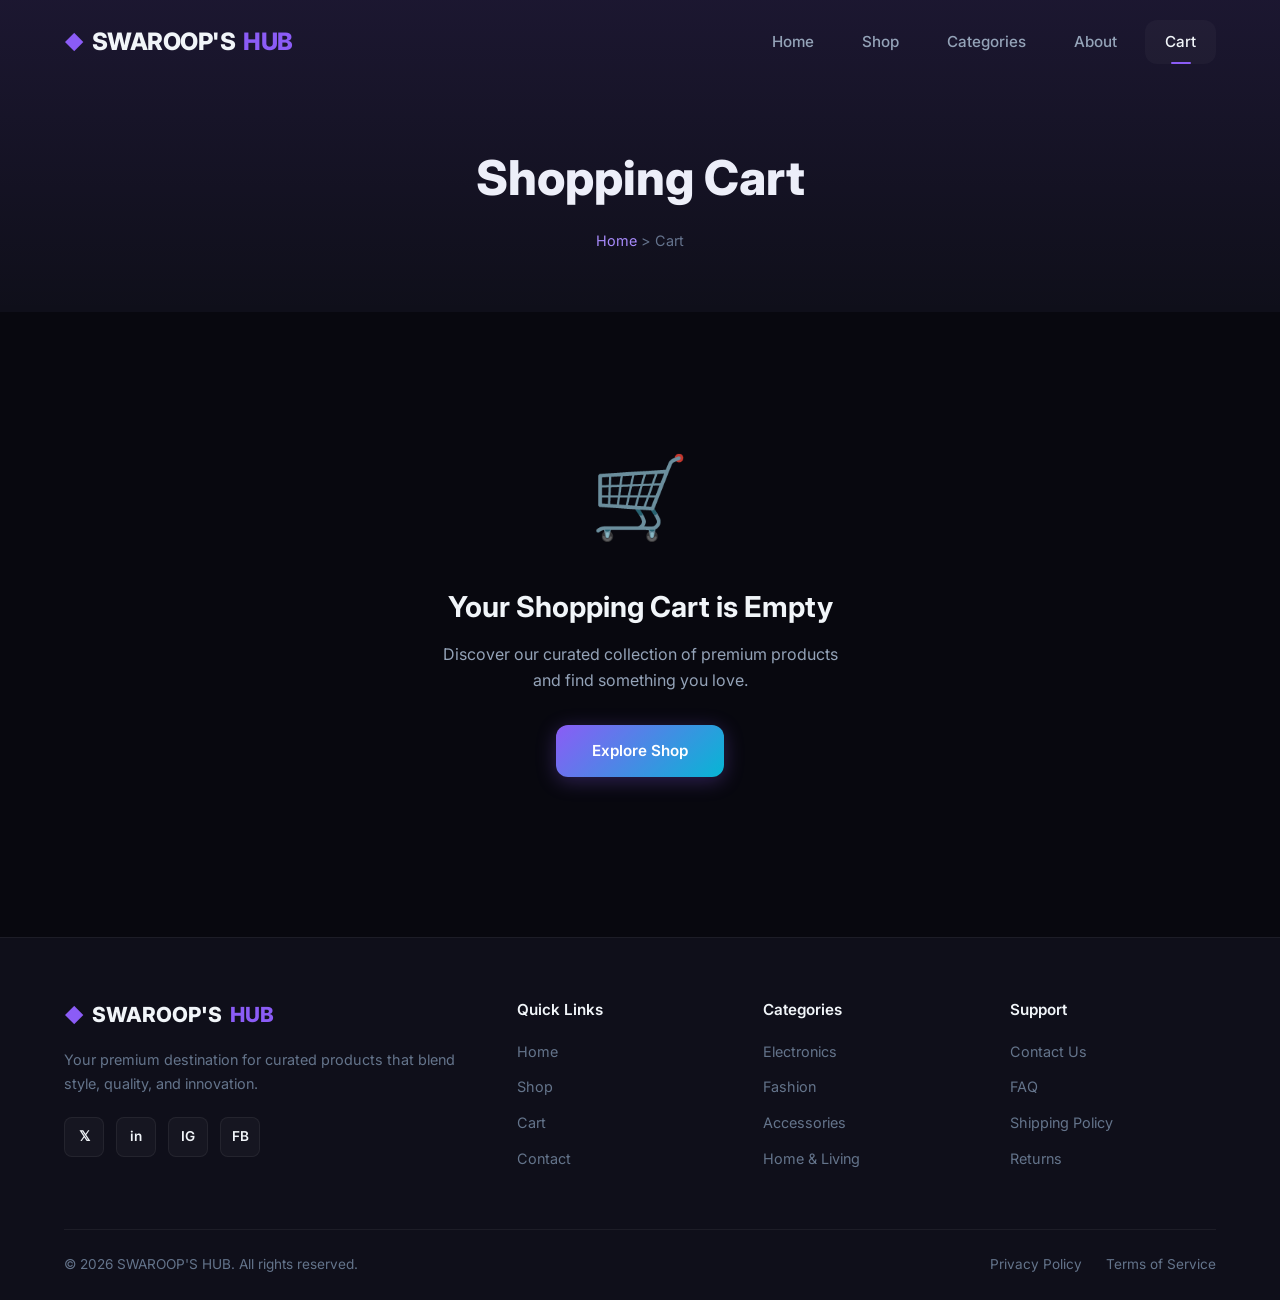
<file: cart.html>
<!DOCTYPE html>
<html lang="en">
<head>
  <meta charset="UTF-8">
  <meta name="viewport" content="width=device-width, initial-scale=1.0">
  <title>Cart - SWAROOP'S HUB</title>
  <link rel="stylesheet" href="css/style.css">
  <script src="js/products.js"></script>
  <script src="js/app.js"></script>
</head>
<body>
  <!-- Navigation -->
  <nav class="navbar" id="navbar">
    <div class="nav-container">
      <a href="index.html" class="nav-logo">
        <span class="logo-icon">◆</span>
        SWAROOP'S <span class="logo-accent">HUB</span>
      </a>
      <div class="nav-overlay"></div>
      <ul class="nav-links">
        <li><a href="index.html" class="nav-link">Home</a></li>
        <li><a href="shop.html" class="nav-link">Shop</a></li>
        <li><a href="categories.html" class="nav-link">Categories</a></li>
        <li><a href="about.html" class="nav-link">About</a></li>
        <li>
          <a href="cart.html" class="nav-link nav-cart-link active">
            Cart
            <span class="cart-count">0</span>
          </a>
        </li>
      </ul>
      <button class="hamburger" aria-label="Toggle menu">
        <span></span><span></span><span></span>
      </button>
    </div>
  </nav>

  <!-- Page Header -->
  <header class="page-header">
    <div class="container">
      <h1 class="page-title">Shopping Cart</h1>
      <div class="page-breadcrumb">
        <a href="index.html">Home</a> &gt; <span>Cart</span>
      </div>
    </div>
  </header>

  <!-- Cart Section -->
  <section class="cart-section">
    <div class="container" id="cart-content">
      <!-- Rendered by JS -->
    </div>
  </section>

  <!-- Footer -->
  <footer class="footer">
    <div class="container">
      <div class="footer-grid">
        <div class="footer-brand">
          <a href="index.html" class="footer-logo">
            <span class="logo-icon">◆</span> SWAROOP'S <span class="logo-accent">HUB</span>
          </a>
          <p class="footer-desc">Your premium destination for curated products that blend style, quality, and innovation.</p>
          <div class="social-links">
            <a href="#" class="social-link">𝕏</a>
            <a href="#" class="social-link">in</a>
            <a href="#" class="social-link">IG</a>
            <a href="#" class="social-link">FB</a>
          </div>
        </div>
        <div class="footer-links-group">
          <h4>Quick Links</h4>
          <ul>
            <li><a href="index.html">Home</a></li>
            <li><a href="shop.html">Shop</a></li>
            <li><a href="cart.html">Cart</a></li>
            <li><a href="contact.html">Contact</a></li>
          </ul>
        </div>
        <div class="footer-links-group">
          <h4>Categories</h4>
          <ul>
            <li><a href="shop.html?category=electronics">Electronics</a></li>
            <li><a href="shop.html?category=fashion">Fashion</a></li>
            <li><a href="shop.html?category=accessories">Accessories</a></li>
            <li><a href="shop.html?category=home">Home & Living</a></li>
          </ul>
        </div>
        <div class="footer-links-group">
          <h4>Support</h4>
          <ul>
            <li><a href="contact.html">Contact Us</a></li>
            <li><a href="#">FAQ</a></li>
            <li><a href="#">Shipping Policy</a></li>
            <li><a href="#">Returns</a></li>
          </ul>
        </div>
      </div>
      <div class="footer-bottom">
        <p>&copy; 2026 SWAROOP'S HUB. All rights reserved.</p>
        <div class="footer-bottom-links">
          <a href="#">Privacy Policy</a>
          <a href="#">Terms of Service</a>
        </div>
      </div>
    </div>
  </footer>

  <!-- Checkout Modal -->
  <div class="modal-overlay" id="checkout-modal">
    <div class="modal-content" style="position:relative;max-width:480px;text-align:center;">
      <button class="modal-close" onclick="closeCheckoutModal()" style="position:absolute;top:16px;right:16px;font-size:1.5rem;color:var(--text-muted);cursor:pointer;background:none;border:none;">&times;</button>
      <div class="modal-icon" style="font-size:4rem;margin-bottom:1rem;">🎉</div>
      <h2 class="modal-title" style="font-size:1.6rem;font-weight:700;margin-bottom:0.5rem;">Order Placed Successfully!</h2>
      <p class="modal-text" style="color:var(--text-secondary);margin-bottom:1.5rem;line-height:1.6;">Thank you for your purchase! Your order has been placed and is being prepared for fast delivery.</p>
      <div id="modal-order-summary" style="background:var(--bg-secondary);padding:1rem;border-radius:12px;margin-bottom:1.5rem;text-align:left;font-size:0.9rem;"></div>
      <a href="shop.html" class="btn btn-primary" onclick="closeCheckoutModal()" style="width:100%">Continue Shopping</a>
    </div>
  </div>

  <script>
    function renderCart() {
      const cartContent = document.getElementById('cart-content');
      if (!cartContent) return;

      if (!window.cart || cart.items.length === 0) {
        cartContent.innerHTML = `
          <div class="cart-empty" style="text-align:center;padding:80px 0;">
            <div style="font-size:5rem;margin-bottom:24px;opacity:0.8;">🛒</div>
            <h2 style="font-size:1.8rem;font-weight:700;margin-bottom:12px">Your Shopping Cart is Empty</h2>
            <p style="color:var(--text-secondary);margin-bottom:32px;max-width:400px;margin-inline:auto;">Discover our curated collection of premium products and find something you love.</p>
            <a href="shop.html" class="btn btn-primary" style="padding:14px 36px;">Explore Shop</a>
          </div>`;
        if (window.cart) cart.updateBadge();
        return;
      }
      
      const subtotal = cart.getTotal();
      let discountAmount = 0;
      if (cart.appliedPromo) {
        discountAmount = subtotal * (cart.appliedPromo.discountPercent / 100);
      }
      const discountedSubtotal = Math.max(0, subtotal - discountAmount);
      const tax = discountedSubtotal * 0.08;
      const total = discountedSubtotal + tax;
      
      const promoHtml = cart.appliedPromo 
        ? `
          <div class="applied-promo" style="display:flex;align-items:center;justify-content:space-between;background:rgba(16,185,129,0.1);border:1px solid var(--success);padding:10px 14px;border-radius:8px;margin-bottom:1rem;">
            <span style="color:var(--success);font-weight:600;font-size:0.85rem;">🏷️ ${cart.appliedPromo.name}</span>
            <button onclick="removePromoCode()" style="color:var(--danger);background:none;border:none;cursor:pointer;font-size:0.85rem;font-weight:600;">Remove</button>
          </div>`
        : `
          <div class="promo-code" style="display:flex;gap:0.5rem;margin-bottom:1.5rem;">
            <input type="text" id="promo-input" placeholder="Promo Code (e.g. SWAROOP10)" class="form-input" style="flex:1;padding:10px 14px;border-radius:8px;background:var(--bg-secondary);border:1px solid var(--border);color:white;">
            <button class="btn btn-secondary" onclick="applyPromoCode()" style="padding:10px 18px;">Apply</button>
          </div>`;

      cartContent.innerHTML = `
        <div class="cart-grid" style="display:grid;grid-template-columns:2fr 1fr;gap:2rem;">
          <div class="cart-items">
            ${cart.items.map(item => `
              <div class="cart-item" data-id="${item.id}" style="display:flex;align-items:center;gap:1.25rem;padding:1.25rem;background:var(--card-bg, #161625);border-radius:16px;margin-bottom:1rem;border:1px solid var(--border);">
                <div class="cart-item-image">
                  <img src="${item.image}" alt="${item.name}" class="cart-item-img">
                </div>
                <div class="cart-item-details" style="flex:1;">
                  <span style="font-size:0.75rem;text-transform:uppercase;color:var(--primary-light);font-weight:600;letter-spacing:1px;">${item.category || 'Product'}</span>
                  <h3 class="cart-item-name" style="margin:4px 0 8px 0;font-size:1.1rem;font-weight:600;">${item.name}</h3>
                  <p class="cart-item-price" style="margin:0 0 12px 0;color:var(--text-secondary);font-weight:500;">$${item.price.toFixed(2)} each</p>
                  <div class="cart-quantity" style="display:inline-flex;align-items:center;gap:0.5rem;background:var(--bg-secondary);padding:4px 8px;border-radius:8px;border:1px solid var(--border);">
                    <button class="qty-btn" onclick="updateItemQty(${item.id}, ${item.quantity - 1})" style="padding:4px 10px;color:var(--text-primary);cursor:pointer;font-weight:bold;font-size:1.1rem;background:none;border:none;">−</button>
                    <span class="qty-value" style="font-weight:600;min-width:24px;text-align:center;">${item.quantity}</span>
                    <button class="qty-btn" onclick="updateItemQty(${item.id}, ${item.quantity + 1})" style="padding:4px 10px;color:var(--text-primary);cursor:pointer;font-weight:bold;font-size:1.1rem;background:none;border:none;">+</button>
                  </div>
                </div>
                <div class="cart-item-right" style="text-align:right;">
                  <span class="cart-item-total" style="display:block;font-weight:700;font-size:1.25rem;margin-bottom:12px;color:var(--text-primary);">$${(item.price * item.quantity).toFixed(2)}</span>
                  <button class="cart-item-remove" onclick="removeItem(${item.id})" title="Remove item" style="background:none;border:none;color:var(--text-muted);cursor:pointer;font-size:0.85rem;transition:color 0.2s;" onmouseover="this.style.color='var(--danger)'" onmouseout="this.style.color='var(--text-muted)'">🗑️ Remove</button>
                </div>
              </div>
            `).join('')}
          </div>

          <div class="cart-summary" style="background:var(--card-bg, #161625);padding:2rem;border-radius:16px;position:sticky;top:100px;align-self:start;border:1px solid var(--border);">
            <h3 style="font-size:1.3rem;font-weight:700;margin-bottom:20px;">Order Summary</h3>
            
            <div class="summary-row" style="display:flex;justify-content:space-between;margin-bottom:12px;color:var(--text-secondary);">
              <span>Subtotal</span>
              <span style="color:var(--text-primary);font-weight:600;">$${subtotal.toFixed(2)}</span>
            </div>

            ${discountAmount > 0 ? `
              <div class="summary-row" style="display:flex;justify-content:space-between;margin-bottom:12px;color:var(--success);">
                <span>Discount (${cart.appliedPromo.discountPercent}%)</span>
                <span style="font-weight:600;">-$${discountAmount.toFixed(2)}</span>
              </div>` : ''}

            <div class="summary-row" style="display:flex;justify-content:space-between;margin-bottom:12px;color:var(--text-secondary);">
              <span>Estimated Shipping</span>
              <span style="color:var(--success, #10b981);font-weight:600;">Free</span>
            </div>

            <div class="summary-row" style="display:flex;justify-content:space-between;margin-bottom:16px;border-bottom:1px solid rgba(255,255,255,0.1);padding-bottom:16px;color:var(--text-secondary);">
              <span>Tax (8%)</span>
              <span style="color:var(--text-primary);font-weight:600;">$${tax.toFixed(2)}</span>
            </div>

            <div class="summary-row summary-total" style="display:flex;justify-content:space-between;font-weight:800;font-size:1.3rem;margin-bottom:1.5rem;color:var(--text-primary);">
              <span>Total</span>
              <span style="color:var(--primary-light);">$${total.toFixed(2)}</span>
            </div>
            
            ${promoHtml}

            <button class="btn btn-primary checkout-btn" onclick="handleCheckout(${total.toFixed(2)})" style="width:100%;padding:16px;font-size:1rem;font-weight:700;">Proceed to Checkout</button>
            <p style="text-align:center;color:var(--text-muted);font-size:0.8rem;margin-top:16px;">🔒 256-bit SSL Encrypted & Secure Checkout</p>
          </div>
        </div>`;

      if (window.cart) cart.updateBadge();
    }

    function updateItemQty(id, newQty) {
      if (!window.cart) return;
      cart.updateQuantity(id, newQty);
      renderCart();
    }

    function removeItem(id) {
      if (!window.cart) return;
      cart.removeFromCart(id);
      renderCart();
    }

    function applyPromoCode() {
      const input = document.getElementById('promo-input');
      if (!input || !window.cart) return;
      if (cart.applyPromoCode(input.value)) {
        renderCart();
      }
    }

    function removePromoCode() {
      if (!window.cart) return;
      cart.removePromoCode();
      renderCart();
    }

    function handleCheckout(totalAmount) {
      const modal = document.getElementById('checkout-modal');
      const summaryEl = document.getElementById('modal-order-summary');
      if (!modal) return;

      if (summaryEl && window.cart) {
        summaryEl.innerHTML = `
          <div style="margin-bottom:8px;font-weight:600;color:var(--text-primary);">Order Details:</div>
          <div style="color:var(--text-secondary);margin-bottom:4px;">Items Count: <strong>${cart.getCount()}</strong></div>
          <div style="color:var(--text-secondary);margin-bottom:4px;">Total Paid: <strong style="color:var(--success);">$${totalAmount}</strong></div>
          <div style="color:var(--text-muted);font-size:0.8rem;">Shipping to: Verified Customer Address</div>
        `;
      }

      modal.style.display = 'flex';
      modal.classList.add('active');
      if (window.cart) {
        cart.clear();
      }
    }

    function closeCheckoutModal() {
      const modal = document.getElementById('checkout-modal');
      if (modal) {
        modal.style.display = 'none';
        modal.classList.remove('active');
      }
      renderCart();
    }

    window.addEventListener('DOMContentLoaded', () => {
      renderCart();
    });
  </script>
</body>
</html>
</file>
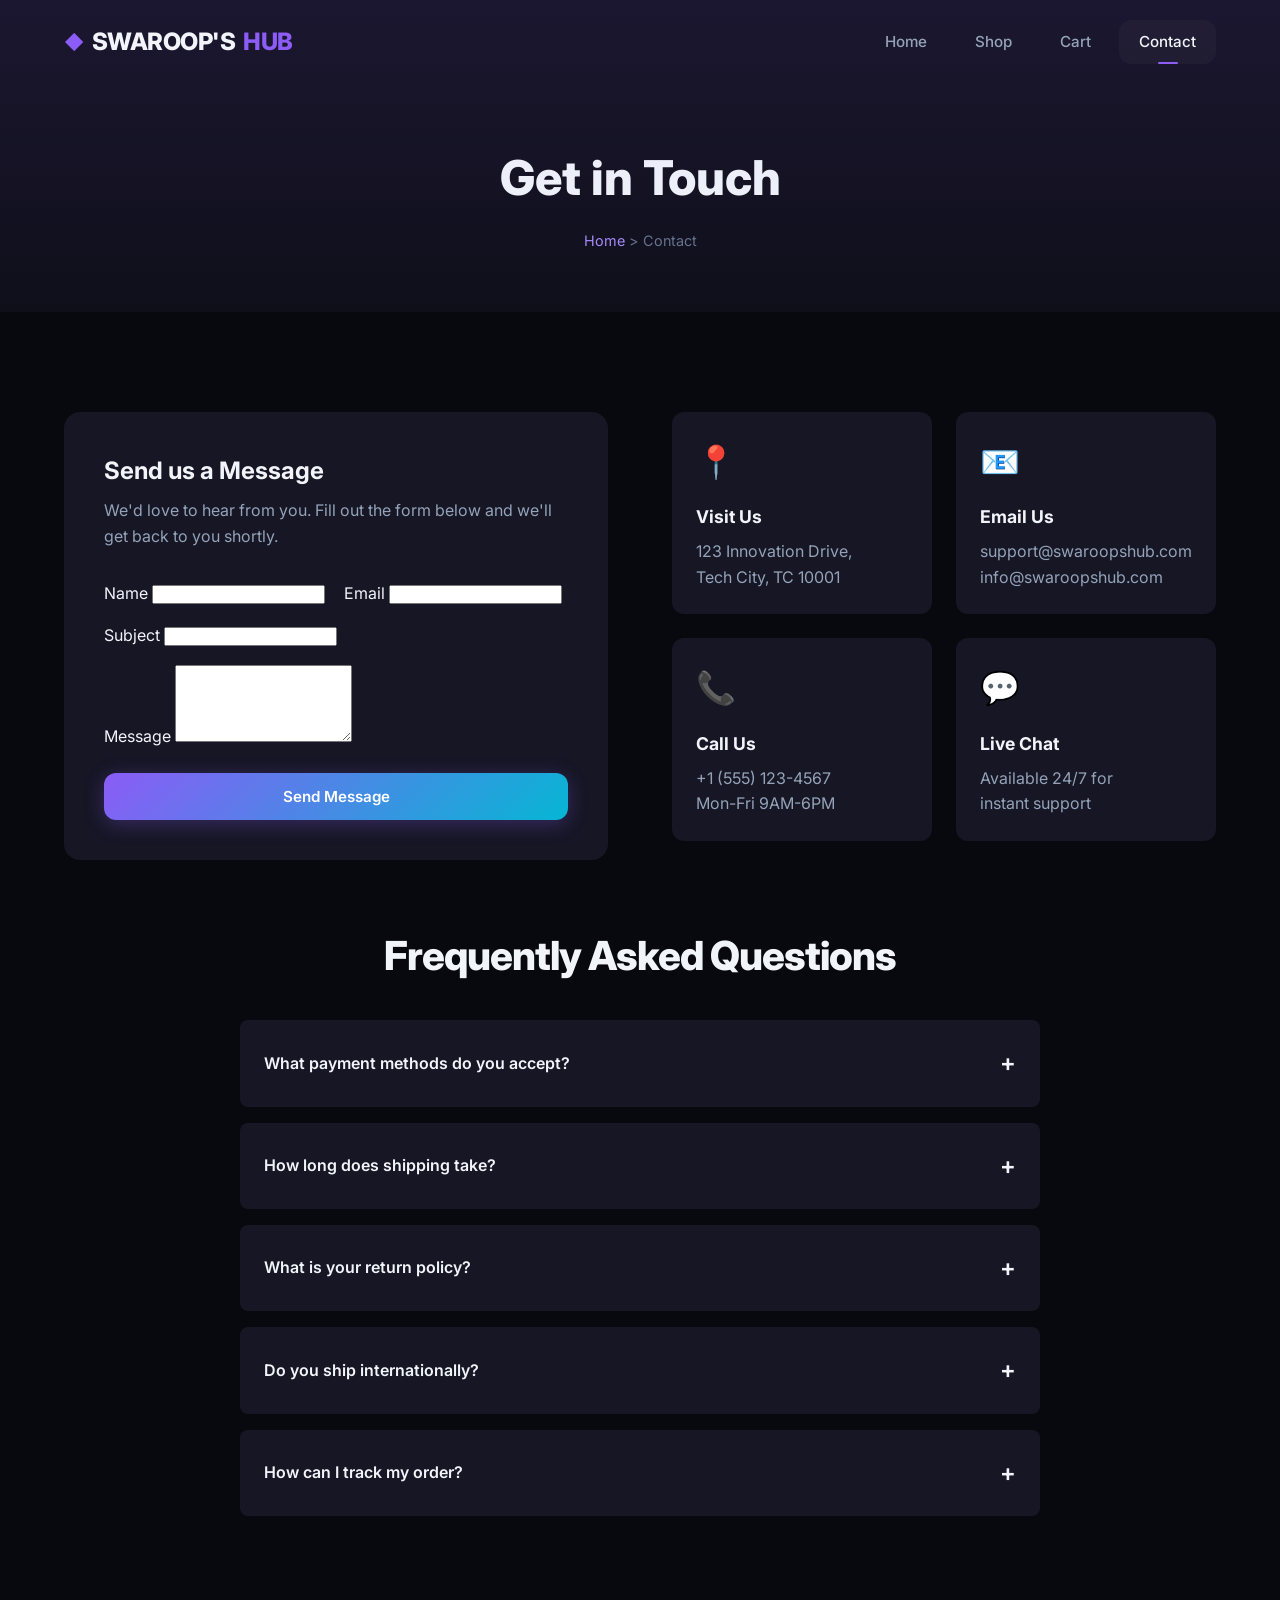
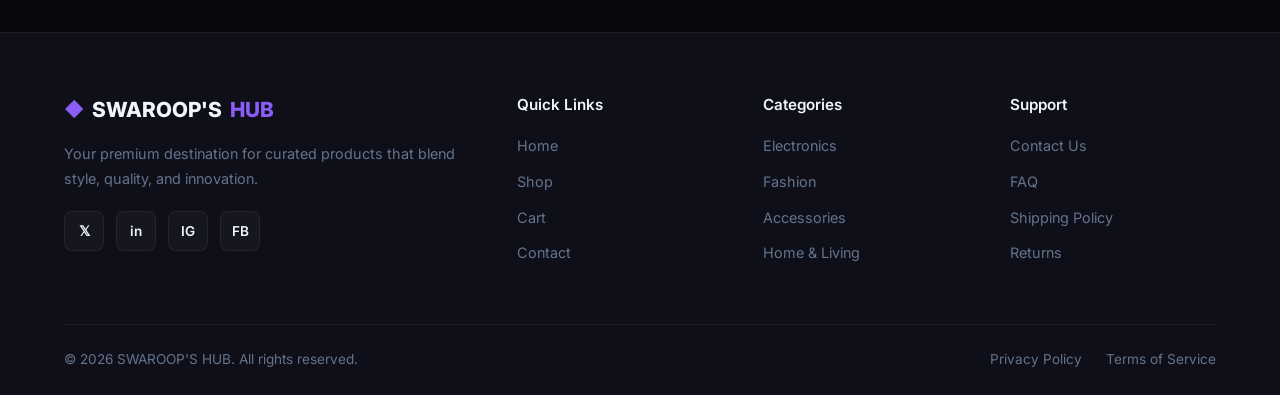
<file: contact.html>
<!DOCTYPE html>
<html lang="en">
<head>
  <meta charset="UTF-8">
  <meta name="viewport" content="width=device-width, initial-scale=1.0">
  <title>Contact - SWAROOP'S HUB</title>
  <link rel="stylesheet" href="css/style.css">
  <script src="js/products.js"></script>
  <script src="js/app.js"></script>
</head>
<body>
  <!-- Navigation -->
  <nav class="navbar" id="navbar">
    <div class="nav-container">
      <a href="index.html" class="nav-logo">
        <span class="logo-icon">◆</span>
        SWAROOP'S <span class="logo-accent">HUB</span>
      </a>
      <div class="nav-overlay"></div>
      <ul class="nav-links">
        <li><a href="index.html" class="nav-link">Home</a></li>
        <li><a href="shop.html" class="nav-link">Shop</a></li>
        <li><a href="cart.html" class="nav-link nav-cart-link">Cart <span class="cart-count">0</span></a></li>
        <li><a href="contact.html" class="nav-link active">Contact</a></li>
      </ul>
      <button class="hamburger" aria-label="Toggle menu">
        <span></span><span></span><span></span>
      </button>
    </div>
  </nav>

  <!-- Page Header -->
  <header class="page-header">
    <div class="container">
      <h1 class="page-title">Get in Touch</h1>
      <div class="page-breadcrumb">
        <a href="index.html">Home</a> &gt; <span>Contact</span>
      </div>
    </div>
  </header>

  <!-- Contact Section -->
  <section class="contact-section section">
    <div class="container">
      <div class="contact-grid" style="display:grid;grid-template-columns:1fr 1fr;gap:4rem;margin-bottom:4rem;">
        
        <!-- Contact Form -->
        <div class="contact-form" style="background:var(--card-bg, #161625);padding:2.5rem;border-radius:16px;">
          <h2 style="font-size:1.5rem;font-weight:700;margin-bottom:8px;">Send us a Message</h2>
          <p style="color:var(--text-secondary);margin-bottom:32px;">We'd love to hear from you. Fill out the form below and we'll get back to you shortly.</p>
          
          <form id="contact-form">
            <div style="display:grid;grid-template-columns:1fr 1fr;gap:1rem;margin-bottom:1rem;">
              <div class="form-group">
                <label class="form-label" for="name">Name</label>
                <input type="text" id="name" class="form-input" required>
              </div>
              <div class="form-group">
                <label class="form-label" for="email">Email</label>
                <input type="email" id="email" class="form-input" required>
              </div>
            </div>
            <div class="form-group" style="margin-bottom:1rem;">
              <label class="form-label" for="subject">Subject</label>
              <input type="text" id="subject" class="form-input" required>
            </div>
            <div class="form-group" style="margin-bottom:1.5rem;">
              <label class="form-label" for="message">Message</label>
              <textarea id="message" class="form-textarea" rows="5" required></textarea>
            </div>
            <button type="submit" class="btn btn-primary" style="width:100%;">Send Message</button>
          </form>
        </div>

        <!-- Contact Info -->
        <div class="contact-info">
          <div style="display:grid;grid-template-columns:1fr 1fr;gap:1.5rem;">
            <div class="info-card" style="background:var(--card-bg, #161625);padding:1.5rem;border-radius:12px;">
              <div class="info-icon" style="font-size:2rem;margin-bottom:1rem;">📍</div>
              <h3 class="info-title" style="font-size:1.1rem;margin-bottom:0.5rem;">Visit Us</h3>
              <p class="info-text" style="color:var(--text-secondary);">123 Innovation Drive,<br>Tech City, TC 10001</p>
            </div>
            <div class="info-card" style="background:var(--card-bg, #161625);padding:1.5rem;border-radius:12px;">
              <div class="info-icon" style="font-size:2rem;margin-bottom:1rem;">📧</div>
              <h3 class="info-title" style="font-size:1.1rem;margin-bottom:0.5rem;">Email Us</h3>
              <p class="info-text" style="color:var(--text-secondary);">support@swaroopshub.com<br>info@swaroopshub.com</p>
            </div>
            <div class="info-card" style="background:var(--card-bg, #161625);padding:1.5rem;border-radius:12px;">
              <div class="info-icon" style="font-size:2rem;margin-bottom:1rem;">📞</div>
              <h3 class="info-title" style="font-size:1.1rem;margin-bottom:0.5rem;">Call Us</h3>
              <p class="info-text" style="color:var(--text-secondary);">+1 (555) 123-4567<br>Mon-Fri 9AM-6PM</p>
            </div>
            <div class="info-card" style="background:var(--card-bg, #161625);padding:1.5rem;border-radius:12px;">
              <div class="info-icon" style="font-size:2rem;margin-bottom:1rem;">💬</div>
              <h3 class="info-title" style="font-size:1.1rem;margin-bottom:0.5rem;">Live Chat</h3>
              <p class="info-text" style="color:var(--text-secondary);">Available 24/7 for<br>instant support</p>
            </div>
          </div>
        </div>
      </div>

      <!-- FAQ Section -->
      <div class="faq-section" style="max-width:800px;margin:0 auto;">
        <h2 class="section-title" style="text-align:center;margin-bottom:2rem;">Frequently Asked Questions</h2>
        
        <div class="faq-item" style="background:var(--card-bg, #161625);margin-bottom:1rem;border-radius:8px;overflow:hidden;">
          <div class="faq-question" style="padding:1.5rem;cursor:pointer;display:flex;justify-content:space-between;align-items:center;font-weight:600;">
            What payment methods do you accept?
            <span class="faq-toggle" style="font-size:1.5rem;transition:transform 0.3s;">+</span>
          </div>
          <div class="faq-answer" style="padding:0 1.5rem 1.5rem;color:var(--text-secondary);display:none;">
            We accept all major credit cards (Visa, MasterCard, American Express), PayPal, Apple Pay, and Google Pay.
          </div>
        </div>

        <div class="faq-item" style="background:var(--card-bg, #161625);margin-bottom:1rem;border-radius:8px;overflow:hidden;">
          <div class="faq-question" style="padding:1.5rem;cursor:pointer;display:flex;justify-content:space-between;align-items:center;font-weight:600;">
            How long does shipping take?
            <span class="faq-toggle" style="font-size:1.5rem;transition:transform 0.3s;">+</span>
          </div>
          <div class="faq-answer" style="padding:0 1.5rem 1.5rem;color:var(--text-secondary);display:none;">
            Standard shipping takes 5-7 business days. Express shipping is available for 2-3 business day delivery.
          </div>
        </div>

        <div class="faq-item" style="background:var(--card-bg, #161625);margin-bottom:1rem;border-radius:8px;overflow:hidden;">
          <div class="faq-question" style="padding:1.5rem;cursor:pointer;display:flex;justify-content:space-between;align-items:center;font-weight:600;">
            What is your return policy?
            <span class="faq-toggle" style="font-size:1.5rem;transition:transform 0.3s;">+</span>
          </div>
          <div class="faq-answer" style="padding:0 1.5rem 1.5rem;color:var(--text-secondary);display:none;">
            We offer a 30-day hassle-free return policy. Items must be in original condition with tags attached.
          </div>
        </div>

        <div class="faq-item" style="background:var(--card-bg, #161625);margin-bottom:1rem;border-radius:8px;overflow:hidden;">
          <div class="faq-question" style="padding:1.5rem;cursor:pointer;display:flex;justify-content:space-between;align-items:center;font-weight:600;">
            Do you ship internationally?
            <span class="faq-toggle" style="font-size:1.5rem;transition:transform 0.3s;">+</span>
          </div>
          <div class="faq-answer" style="padding:0 1.5rem 1.5rem;color:var(--text-secondary);display:none;">
            Yes! We ship to over 50 countries worldwide. International shipping rates vary by destination.
          </div>
        </div>

        <div class="faq-item" style="background:var(--card-bg, #161625);margin-bottom:1rem;border-radius:8px;overflow:hidden;">
          <div class="faq-question" style="padding:1.5rem;cursor:pointer;display:flex;justify-content:space-between;align-items:center;font-weight:600;">
            How can I track my order?
            <span class="faq-toggle" style="font-size:1.5rem;transition:transform 0.3s;">+</span>
          </div>
          <div class="faq-answer" style="padding:0 1.5rem 1.5rem;color:var(--text-secondary);display:none;">
            Once your order ships, you'll receive an email with tracking information. You can also track your order in your account dashboard.
          </div>
        </div>
      </div>
    </div>
  </section>

  <!-- Footer -->
  <footer class="footer">
    <div class="container">
      <div class="footer-grid">
        <div class="footer-brand">
          <a href="index.html" class="footer-logo">
            <span class="logo-icon">◆</span> SWAROOP'S <span class="logo-accent">HUB</span>
          </a>
          <p class="footer-desc">Your premium destination for curated products that blend style, quality, and innovation.</p>
          <div class="social-links">
            <a href="#" class="social-link">𝕏</a>
            <a href="#" class="social-link">in</a>
            <a href="#" class="social-link">IG</a>
            <a href="#" class="social-link">FB</a>
          </div>
        </div>
        <div class="footer-links-group">
          <h4>Quick Links</h4>
          <ul>
            <li><a href="index.html">Home</a></li>
            <li><a href="shop.html">Shop</a></li>
            <li><a href="cart.html">Cart</a></li>
            <li><a href="contact.html">Contact</a></li>
          </ul>
        </div>
        <div class="footer-links-group">
          <h4>Categories</h4>
          <ul>
            <li><a href="shop.html?category=electronics">Electronics</a></li>
            <li><a href="shop.html?category=fashion">Fashion</a></li>
            <li><a href="shop.html?category=accessories">Accessories</a></li>
            <li><a href="shop.html?category=home">Home & Living</a></li>
          </ul>
        </div>
        <div class="footer-links-group">
          <h4>Support</h4>
          <ul>
            <li><a href="contact.html">Contact Us</a></li>
            <li><a href="#">FAQ</a></li>
            <li><a href="#">Shipping Policy</a></li>
            <li><a href="#">Returns</a></li>
          </ul>
        </div>
      </div>
      <div class="footer-bottom">
        <p>&copy; 2026 SWAROOP'S HUB. All rights reserved.</p>
        <div class="footer-bottom-links">
          <a href="#">Privacy Policy</a>
          <a href="#">Terms of Service</a>
        </div>
      </div>
    </div>
  </footer>

  <script>
    // FAQ Accordion
    document.querySelectorAll('.faq-question').forEach(question => {
      question.addEventListener('click', () => {
        const item = question.parentElement;
        const isActive = item.classList.contains('active');
        const answer = item.querySelector('.faq-answer');
        const toggle = item.querySelector('.faq-toggle');
        
        // Close all FAQ items
        document.querySelectorAll('.faq-item').forEach(i => {
          i.classList.remove('active');
          i.querySelector('.faq-answer').style.display = 'none';
          i.querySelector('.faq-toggle').style.transform = 'rotate(0deg)';
        });
        
        // Toggle clicked item
        if (!isActive) {
          item.classList.add('active');
          answer.style.display = 'block';
          toggle.style.transform = 'rotate(45deg)';
        }
      });
    });

    // Contact Form
    document.getElementById('contact-form').addEventListener('submit', (e) => {
      e.preventDefault();
      if (typeof showToast === 'function') {
        showToast("Message sent successfully! We'll get back to you soon.", 'success');
      } else {
        alert("Message sent successfully! We'll get back to you soon.");
      }
      e.target.reset();
    });
  </script>
</body>
</html>
</file>
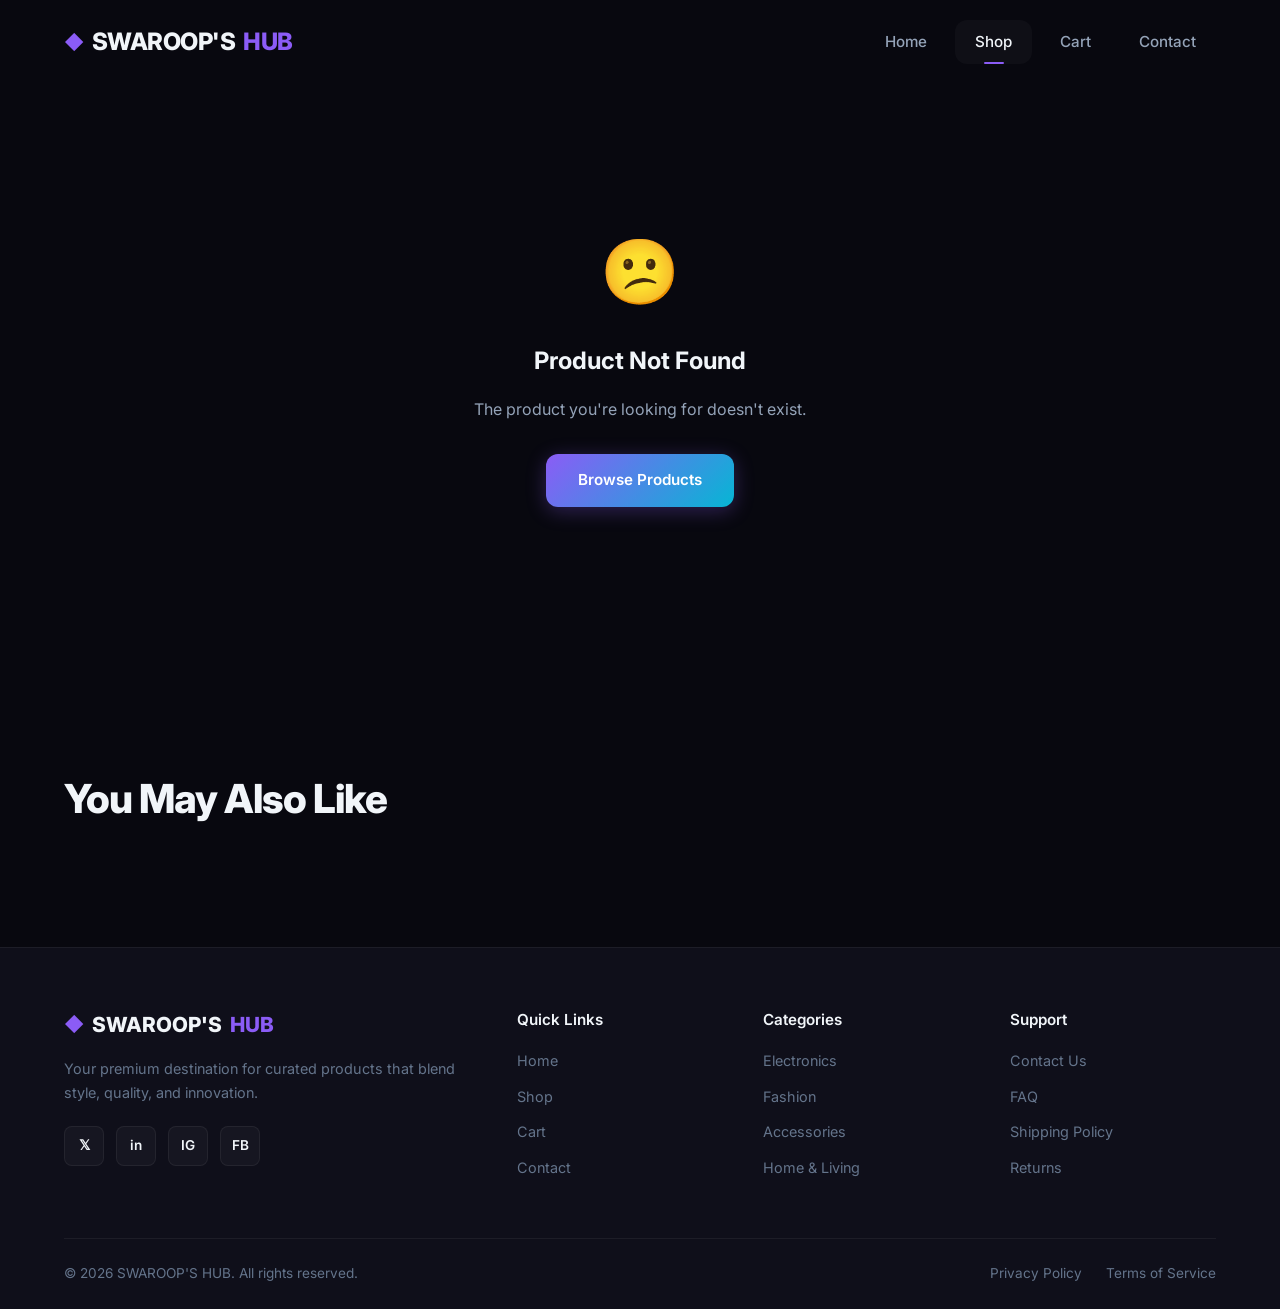
<file: product.html>
<!DOCTYPE html>
<html lang="en">
<head>
  <meta charset="UTF-8">
  <meta name="viewport" content="width=device-width, initial-scale=1.0">
  <title>Product - SWAROOP'S HUB</title>
  <link rel="stylesheet" href="css/style.css">
  <script src="js/products.js"></script>
  <script src="js/app.js"></script>
</head>
<body>
  <!-- Navigation -->
  <nav class="navbar" id="navbar">
    <div class="nav-container">
      <a href="index.html" class="nav-logo">
        <span class="logo-icon">◆</span>
        SWAROOP'S <span class="logo-accent">HUB</span>
      </a>
      <div class="nav-overlay"></div>
      <ul class="nav-links">
        <li><a href="index.html" class="nav-link">Home</a></li>
        <li><a href="shop.html" class="nav-link active">Shop</a></li>
        <li><a href="cart.html" class="nav-link nav-cart-link">Cart <span class="cart-count">0</span></a></li>
        <li><a href="contact.html" class="nav-link">Contact</a></li>
      </ul>
      <button class="hamburger" aria-label="Toggle menu">
        <span></span><span></span><span></span>
      </button>
    </div>
  </nav>

  <!-- Product Detail Section -->
  <section class="product-detail">
    <div class="container">
      <div class="product-detail-grid">
        <div class="product-detail-image" id="product-image">
          <!-- Populated by JS -->
        </div>
        <div class="product-detail-info" id="product-info">
          <!-- Populated by JS -->
        </div>
      </div>
    </div>
  </section>

  <!-- Related Products Section -->
  <section class="section">
    <div class="container">
      <h2 class="section-title">You May Also Like</h2>
      <div id="related-products" class="products-grid">
        <!-- Rendered by JS -->
      </div>
    </div>
  </section>

  <!-- Footer -->
  <footer class="footer">
    <div class="container">
      <div class="footer-grid">
        <div class="footer-brand">
          <a href="index.html" class="footer-logo">
            <span class="logo-icon">◆</span> SWAROOP'S <span class="logo-accent">HUB</span>
          </a>
          <p class="footer-desc">Your premium destination for curated products that blend style, quality, and innovation.</p>
          <div class="social-links">
            <a href="#" class="social-link">𝕏</a>
            <a href="#" class="social-link">in</a>
            <a href="#" class="social-link">IG</a>
            <a href="#" class="social-link">FB</a>
          </div>
        </div>
        <div class="footer-links-group">
          <h4>Quick Links</h4>
          <ul>
            <li><a href="index.html">Home</a></li>
            <li><a href="shop.html">Shop</a></li>
            <li><a href="cart.html">Cart</a></li>
            <li><a href="contact.html">Contact</a></li>
          </ul>
        </div>
        <div class="footer-links-group">
          <h4>Categories</h4>
          <ul>
            <li><a href="shop.html?category=electronics">Electronics</a></li>
            <li><a href="shop.html?category=fashion">Fashion</a></li>
            <li><a href="shop.html?category=accessories">Accessories</a></li>
            <li><a href="shop.html?category=home">Home & Living</a></li>
          </ul>
        </div>
        <div class="footer-links-group">
          <h4>Support</h4>
          <ul>
            <li><a href="contact.html">Contact Us</a></li>
            <li><a href="#">FAQ</a></li>
            <li><a href="#">Shipping Policy</a></li>
            <li><a href="#">Returns</a></li>
          </ul>
        </div>
      </div>
      <div class="footer-bottom">
        <p>&copy; 2026 SWAROOP'S HUB. All rights reserved.</p>
        <div class="footer-bottom-links">
          <a href="#">Privacy Policy</a>
          <a href="#">Terms of Service</a>
        </div>
      </div>
    </div>
  </footer>

  <script>
    // Wait for JS to load
    window.addEventListener('DOMContentLoaded', () => {
      // Get product ID from URL
      const urlParams = new URLSearchParams(window.location.search);
      const productId = parseInt(urlParams.get('id'));
      const product = typeof PRODUCTS !== 'undefined' ? PRODUCTS.find(p => p.id === productId) : null;

      if (!product) {
        document.querySelector('.product-detail').innerHTML = `
          <div class="container" style="text-align:center;padding:100px 0">
            <div style="font-size:4rem;margin-bottom:20px">😕</div>
            <h2>Product Not Found</h2>
            <p style="color:var(--text-secondary);margin:16px 0 32px">The product you're looking for doesn't exist.</p>
            <a href="shop.html" class="btn btn-primary">Browse Products</a>
          </div>`;
      } else {
        document.title = `${product.name} - SWAROOP'S HUB`;
        
        const imageEl = document.getElementById('product-image');
        imageEl.innerHTML = `<img src="${product.image}" alt="${product.name}" class="product-detail-img">`;

        let originalPriceHtml = '';
        let discountBadge = '';
        if (product.originalPrice > product.price) {
          const discount = Math.round((product.originalPrice - product.price) / product.originalPrice * 100);
          originalPriceHtml = `<span class="product-detail-original">$${product.originalPrice.toFixed(2)}</span>`;
          discountBadge = `<span class="product-discount">-${discount}%</span>`;
        }
        
        let badgeHtml = '';
        if (product.badge) {
          badgeHtml = `<span class="product-detail-badge badge-${product.badge}">${product.badge.toUpperCase()}</span>`;
        }

        let featuresHtml = '';
        if (product.features && product.features.length > 0) {
          featuresHtml = `
            <ul class="detail-features">
              ${product.features.map(f => `<li>✓ ${f}</li>`).join('')}
            </ul>`;
        }

        let colorsHtml = '';
        if (product.colors && product.colors.length > 0) {
          colorsHtml = `
            <div class="detail-colors">
              <p><strong>Color:</strong> <span id="selected-color">${product.colors[0]}</span></p>
              <div class="color-options">
                ${product.colors.map((c, i) => `
                  <button class="color-btn ${i === 0 ? 'active' : ''}" style="background-color: ${c.toLowerCase()};" data-color="${c}" aria-label="${c}"></button>
                `).join('')}
              </div>
            </div>`;
        }

        let sizesHtml = '';
        if (product.sizes && product.sizes.length > 0) {
          sizesHtml = `
            <div class="detail-sizes">
              <p><strong>Size:</strong> <span id="selected-size">${product.sizes[0]}</span></p>
              <div class="size-options">
                ${product.sizes.map((s, i) => `
                  <button class="size-btn ${i === 0 ? 'active' : ''}" data-size="${s}">${s}</button>
                `).join('')}
              </div>
            </div>`;
        }

        document.getElementById('product-info').innerHTML = `
          ${badgeHtml}
          <div class="product-category">${product.category.toUpperCase()}</div>
          <h1 class="product-detail-name">${product.name}</h1>
          <div class="product-detail-rating">
            ${typeof generateStars !== 'undefined' ? generateStars(product.rating) : '⭐⭐⭐⭐⭐'}
            <span class="rating-count">(${product.reviews} reviews)</span>
          </div>
          <div class="product-detail-price-wrap">
            <span class="product-detail-price">$${product.price.toFixed(2)}</span>
            ${originalPriceHtml} ${discountBadge}
          </div>
          <p class="product-detail-desc">${product.description}</p>
          ${featuresHtml}
          ${colorsHtml}
          ${sizesHtml}
          
          <div class="detail-actions">
            <div class="quantity-selector">
              <button class="qty-btn" id="qty-minus">−</button>
              <span class="qty-value" id="qty-val">1</span>
              <button class="qty-btn" id="qty-plus">+</button>
            </div>
            <button class="btn btn-primary btn-add-cart" id="add-to-cart-btn" style="width:100%">Add to Cart</button>
            <button class="btn btn-secondary btn-wishlist">🤍</button>
          </div>
        `;

        // Interactivity
        if (product.colors && product.colors.length > 0) {
          const colorBtns = document.querySelectorAll('.color-btn');
          const selectedColorText = document.getElementById('selected-color');
          colorBtns.forEach(btn => {
            btn.addEventListener('click', (e) => {
              colorBtns.forEach(b => b.classList.remove('active'));
              e.target.classList.add('active');
              selectedColorText.textContent = e.target.dataset.color;
            });
          });
        }

        if (product.sizes && product.sizes.length > 0) {
          const sizeBtns = document.querySelectorAll('.size-btn');
          const selectedSizeText = document.getElementById('selected-size');
          sizeBtns.forEach(btn => {
            btn.addEventListener('click', (e) => {
              sizeBtns.forEach(b => b.classList.remove('active'));
              e.target.classList.add('active');
              selectedSizeText.textContent = e.target.dataset.size;
            });
          });
        }

        let qty = 1;
        const qtyVal = document.getElementById('qty-val');
        document.getElementById('qty-minus').addEventListener('click', () => {
          if (qty > 1) {
            qty--;
            qtyVal.textContent = qty;
          }
        });
        document.getElementById('qty-plus').addEventListener('click', () => {
          if (qty < 10) {
            qty++;
            qtyVal.textContent = qty;
          }
        });

        document.getElementById('add-to-cart-btn').addEventListener('click', () => {
          if (window.cart && cart.addItem) {
            cart.addItem(product.id, qty);
          } else {
            console.error('Cart not found');
          }
        });

        const wishlistBtn = document.querySelector('.btn-wishlist');
        if (wishlistBtn) {
          wishlistBtn.addEventListener('click', () => {
            if (typeof showToast === 'function') {
              showToast(`${product.name} saved to wishlist!`, 'info');
            }
          });
        }

        // Related Products
        const related = PRODUCTS.filter(p => p.category === product.category && p.id !== product.id).slice(0, 4);
        if (related.length < 4) {
          const others = PRODUCTS.filter(p => p.id !== product.id && !related.includes(p));
          while (related.length < 4 && others.length > 0) {
            related.push(others.shift());
          }
        }
        if (typeof renderProducts !== 'undefined') {
          renderProducts('related-products', related);
        }
      }
    });
  </script>
</body>
</html>
</file>
<file: css/style.css>
@import url('https://fonts.googleapis.com/css2?family=Inter:wght@300;400;500;600;700;800&display=swap');

:root {
  --bg-primary: #08080f;
  --bg-secondary: #0f0f1a;
  --bg-card: #161625;
  --bg-card-hover: #1c1c30;
  --glass: rgba(255, 255, 255, 0.03);
  --glass-border: rgba(255, 255, 255, 0.06);
  --primary: #8b5cf6;
  --primary-dark: #7c3aed;
  --primary-light: #a78bfa;
  --primary-glow: rgba(139, 92, 246, 0.3);
  --accent: #f59e0b;
  --accent-light: #fbbf24;
  --text-primary: #f1f5f9;
  --text-secondary: #94a3b8;
  --text-muted: #64748b;
  --success: #10b981;
  --danger: #ef4444;
  --border: rgba(255, 255, 255, 0.06);
  --shadow: rgba(0, 0, 0, 0.5);
  --radius-sm: 8px;
  --radius-md: 12px;
  --radius-lg: 16px;
  --radius-xl: 24px;
  --transition: all 0.3s cubic-bezier(0.4, 0, 0.2, 1);
  --gradient-primary: linear-gradient(135deg, var(--primary), #06b6d4);
  --gradient-accent: linear-gradient(135deg, var(--accent), #ef4444);
}

*, *::before, *::after {
  box-sizing: border-box;
  margin: 0;
  padding: 0;
}

html {
  scroll-behavior: smooth;
  scrollbar-width: thin;
  scrollbar-color: var(--primary) var(--bg-primary);
}
html::-webkit-scrollbar { width: 8px; }
html::-webkit-scrollbar-track { background: var(--bg-primary); }
html::-webkit-scrollbar-thumb { background: var(--primary); border-radius: 4px; }

body {
  font-family: 'Inter', sans-serif;
  background: var(--bg-primary);
  color: var(--text-primary);
  line-height: 1.6;
  overflow-x: hidden;
  min-height: 100vh;
}

body.menu-open {
  overflow: hidden;
}

a {
  color: inherit;
  text-decoration: none;
  transition: var(--transition);
}

img {
  max-width: 100%;
  display: block;
}

button {
  cursor: pointer;
  font-family: inherit;
  border: none;
  background: none;
}

.container {
  max-width: 1200px;
  margin: auto;
  padding: 0 24px;
}

/* Toast Notifications */
#toast-container {
  position: fixed;
  top: 24px;
  right: 24px;
  z-index: 10000;
  display: flex;
  flex-direction: column;
  gap: 12px;
}

.toast {
  display: flex;
  align-items: center;
  gap: 12px;
  padding: 14px 20px;
  border-radius: var(--radius-md);
  backdrop-filter: blur(20px);
  background: rgba(22, 22, 37, 0.95);
  border: 1px solid var(--glass-border);
  box-shadow: 0 10px 30px var(--shadow);
  transform: translateX(120%);
  transition: 0.3s cubic-bezier(0.4, 0, 0.2, 1);
  min-width: 300px;
}

.toast-show {
  transform: translateX(0);
}

.toast-success .toast-icon { color: var(--success); }
.toast-error .toast-icon { color: var(--danger); }
.toast-info .toast-icon { color: var(--primary-light); }
.toast-warning .toast-icon { color: var(--accent); }

.toast-icon {
  font-size: 1.2rem;
  font-weight: bold;
}

.toast-message {
  flex: 1;
  font-size: 0.9rem;
}

.toast-close {
  color: var(--text-muted);
  font-size: 1.2rem;
  padding: 0;
  transition: var(--transition);
}
.toast-close:hover { color: var(--text-primary); }

/* Navbar */
.navbar {
  position: fixed;
  top: 0;
  left: 0;
  right: 0;
  z-index: 1000;
  padding: 20px 0;
  transition: all 0.4s;
}

.navbar.scrolled {
  background: rgba(8, 8, 15, 0.9);
  backdrop-filter: blur(20px);
  border-bottom: 1px solid var(--glass-border);
  padding: 12px 0;
  box-shadow: 0 4px 30px rgba(0, 0, 0, 0.3);
}

.nav-container {
  display: flex;
  align-items: center;
  justify-content: space-between;
  max-width: 1200px;
  margin: auto;
  padding: 0 24px;
}

.nav-logo {
  display: flex;
  align-items: center;
  gap: 8px;
  font-size: 1.5rem;
  font-weight: 800;
  letter-spacing: -0.5px;
}

.logo-icon {
  color: var(--primary);
  font-size: 1.2rem;
}
.logo-accent {
  color: var(--primary);
}

.nav-links {
  display: flex;
  align-items: center;
  gap: 8px;
  list-style: none;
}

.nav-link {
  padding: 10px 20px;
  border-radius: var(--radius-md);
  font-weight: 500;
  font-size: 0.95rem;
  transition: var(--transition);
  position: relative;
  color: var(--text-secondary);
  display: flex;
  align-items: center;
}

.nav-link:hover, .nav-link.active {
  color: var(--text-primary);
  background: var(--glass);
}

.nav-link.active::after {
  content: '';
  position: absolute;
  bottom: 0;
  left: 50%;
  transform: translateX(-50%);
  width: 20px;
  height: 2px;
  background: var(--primary);
  border-radius: 2px;
}

.nav-cart-link {
  position: relative;
}

.cart-count {
  position: absolute;
  top: 2px;
  right: 2px;
  width: 18px;
  height: 18px;
  border-radius: 50%;
  background: var(--primary);
  color: white;
  font-size: 0.7rem;
  font-weight: 700;
  display: none;
  align-items: center;
  justify-content: center;
}

.hamburger {
  display: none;
  flex-direction: column;
  gap: 5px;
  padding: 5px;
  z-index: 1001;
}

.hamburger span {
  width: 24px;
  height: 2px;
  background: var(--text-primary);
  transition: var(--transition);
}

.hamburger.active span:nth-child(1) { transform: rotate(45deg) translate(5px, 5px); }
.hamburger.active span:nth-child(2) { opacity: 0; }
.hamburger.active span:nth-child(3) { transform: rotate(-45deg) translate(5px, -5px); }

.nav-overlay {
  display: none;
  position: fixed;
  inset: 0;
  background: rgba(0,0,0,0.5);
  z-index: 999;
}
.nav-overlay.active { display: block; }

/* Hero Section */
.hero {
  min-height: 100vh;
  display: flex;
  align-items: center;
  position: relative;
  overflow: hidden;
  padding-top: 80px;
}

.hero::before {
  content: '';
  position: absolute;
  top: -20%;
  right: -10%;
  width: 60vw;
  height: 60vw;
  border-radius: 50%;
  background: radial-gradient(circle, var(--primary-glow) 0%, rgba(139, 92, 246, 0) 70%);
  z-index: 0;
}
.hero::after {
  content: '';
  position: absolute;
  bottom: -20%;
  left: -10%;
  width: 50vw;
  height: 50vw;
  border-radius: 50%;
  background: radial-gradient(circle, rgba(6, 182, 212, 0.15) 0%, rgba(6, 182, 212, 0) 70%);
  z-index: 0;
}

.hero-container {
  display: grid;
  grid-template-columns: 1fr 1fr;
  gap: 60px;
  align-items: center;
  position: relative;
  z-index: 1;
}

.hero-content {
  animation: fadeInUp 1s ease forwards;
}

.hero-badge {
  display: inline-flex;
  align-items: center;
  gap: 8px;
  padding: 8px 16px;
  border-radius: 50px;
  background: var(--glass);
  border: 1px solid var(--glass-border);
  font-size: 0.85rem;
  color: var(--primary-light);
  margin-bottom: 24px;
}

.hero-title {
  font-size: 4rem;
  font-weight: 800;
  line-height: 1.1;
  letter-spacing: -2px;
  margin-bottom: 20px;
}

.hero-title .highlight {
  background: var(--gradient-primary);
  -webkit-background-clip: text;
  -webkit-text-fill-color: transparent;
}

.hero-subtitle {
  font-size: 1.15rem;
  color: var(--text-secondary);
  margin-bottom: 36px;
  line-height: 1.7;
  max-width: 500px;
}

.hero-actions {
  display: flex;
  gap: 16px;
  flex-wrap: wrap;
}

.btn {
  display: inline-flex;
  align-items: center;
  justify-content: center;
  gap: 8px;
  padding: 14px 32px;
  border-radius: var(--radius-md);
  font-weight: 600;
  font-size: 0.95rem;
  transition: var(--transition);
  border: none;
  cursor: pointer;
}

.btn-primary {
  background: var(--gradient-primary);
  color: white;
  box-shadow: 0 4px 20px var(--primary-glow);
}
.btn-primary:hover {
  transform: translateY(-2px);
  box-shadow: 0 6px 25px rgba(139, 92, 246, 0.4);
}

.btn-secondary {
  background: var(--glass);
  color: var(--text-primary);
  border: 1px solid var(--glass-border);
}
.btn-secondary:hover {
  border-color: var(--primary);
  background: rgba(255, 255, 255, 0.06);
}

.hero-stats {
  display: flex;
  gap: 48px;
  margin-top: 48px;
}

.stat {
  text-align: left;
}
.stat-number {
  font-size: 2rem;
  font-weight: 800;
  background: var(--gradient-primary);
  -webkit-background-clip: text;
  -webkit-text-fill-color: transparent;
}
.stat-label {
  font-size: 0.85rem;
  color: var(--text-muted);
  margin-top: 4px;
}

.hero-visual {
  position: relative;
  display: flex;
  justify-content: center;
  align-items: center;
}

.hero-visual-card {
  width: 360px;
  height: 420px;
  border-radius: var(--radius-xl);
  background: rgba(139, 92, 246, 0.05);
  border: 1px solid var(--glass-border);
  backdrop-filter: blur(10px);
  display: flex;
  align-items: center;
  justify-content: center;
  position: relative;
  overflow: hidden;
  animation: float 6s ease-in-out infinite;
  box-shadow: 0 20px 40px rgba(0,0,0,0.5);
}

.hero-visual-img {
  width: 100%;
  height: 100%;
  object-fit: cover;
  border-radius: var(--radius-xl);
}

.hero-visual-card::before {
  content: '';
  position: absolute;
  inset: -1px;
  border-radius: var(--radius-xl);
  padding: 1px;
  background: var(--gradient-primary);
  -webkit-mask: linear-gradient(#fff 0 0) content-box, linear-gradient(#fff 0 0);
  -webkit-mask-composite: xor;
  mask-composite: exclude;
  opacity: 0.5;
  z-index: 2;
  pointer-events: none;
}

.floating-badge {
  position: absolute;
  background: rgba(22, 22, 37, 0.9);
  backdrop-filter: blur(12px);
  border: 1px solid var(--glass-border);
  padding: 12px 20px;
  border-radius: var(--radius-md);
  display: flex;
  align-items: center;
  gap: 12px;
  box-shadow: 0 10px 25px rgba(0,0,0,0.3);
  animation: float 5s ease-in-out infinite alternate;
  z-index: 3;
}
.floating-badge:nth-child(2) { top: 20%; left: -10%; animation-delay: -1s; }
.floating-badge:nth-child(3) { bottom: 15%; right: -5%; animation-delay: -3s; }
.fb-icon { font-size: 1.5rem; }
.fb-img {
  width: 44px;
  height: 44px;
  border-radius: var(--radius-sm);
  object-fit: cover;
  border: 1px solid rgba(255,255,255,0.1);
}
.fb-img.avatar-circle {
  border-radius: 50%;
}
.fb-text h4 { font-size: 0.9rem; font-weight: 600; }
.fb-text p { font-size: 0.75rem; color: var(--text-muted); }

/* Section Common */
.section {
  padding: 100px 0;
}
.section-header {
  text-align: center;
  margin-bottom: 60px;
}
.section-badge {
  display: inline-flex;
  align-items: center;
  gap: 8px;
  padding: 8px 16px;
  border-radius: 50px;
  background: var(--glass);
  border: 1px solid var(--glass-border);
  font-size: 0.85rem;
  color: var(--primary-light);
  margin-bottom: 16px;
}
.section-title {
  font-size: 2.5rem;
  font-weight: 800;
  letter-spacing: -1px;
  margin-bottom: 16px;
}
.section-subtitle {
  color: var(--text-secondary);
  font-size: 1.05rem;
  max-width: 500px;
  margin: 0 auto;
}

/* Categories */
.categories-grid {
  display: grid;
  grid-template-columns: repeat(4, 1fr);
  gap: 24px;
}
.category-card {
  position: relative;
  height: 260px;
  padding: 24px;
  border-radius: var(--radius-lg);
  background-size: cover;
  background-position: center;
  border: 1px solid var(--border);
  transition: var(--transition);
  overflow: hidden;
  display: flex;
  flex-direction: column;
  justify-content: flex-end;
  text-align: left;
  cursor: pointer;
}
.category-card::after {
  content: '';
  position: absolute;
  inset: 0;
  background: linear-gradient(to top, rgba(15, 15, 26, 0.95) 0%, rgba(15, 15, 26, 0.4) 60%, transparent 100%);
  z-index: 1;
  transition: var(--transition);
}
.category-card:hover {
  transform: translateY(-8px);
  border-color: var(--primary);
  box-shadow: 0 20px 40px rgba(0, 0, 0, 0.4);
}
.category-card:hover::after {
  background: linear-gradient(to top, rgba(139, 92, 246, 0.85) 0%, rgba(15, 15, 26, 0.3) 70%, transparent 100%);
}
.category-card::before {
  content: '';
  position: absolute;
  top: 0;
  left: 0;
  height: 3px;
  width: 0%;
  background: var(--gradient-primary);
  transition: var(--transition);
  z-index: 3;
}
.category-card:hover::before { width: 100%; }
.category-content {
  position: relative;
  z-index: 2;
}
.category-icon {
  font-size: 2rem;
  margin-bottom: 8px;
  display: block;
}
.category-name {
  font-size: 1.25rem;
  font-weight: 700;
  color: #ffffff;
  margin-bottom: 4px;
}
.category-count {
  font-size: 0.85rem;
  color: rgba(255, 255, 255, 0.75);
  font-weight: 500;
}

/* Product Cards */
.products-grid {
  display: grid;
  grid-template-columns: repeat(4, 1fr);
  gap: 24px;
}
.product-card {
  background: var(--bg-card);
  border-radius: var(--radius-lg);
  overflow: hidden;
  border: 1px solid var(--border);
  transition: var(--transition);
}
.product-card:hover {
  transform: translateY(-8px);
  border-color: var(--primary-glow);
  box-shadow: 0 20px 40px rgba(0, 0, 0, 0.3);
}
.product-image {
  display: block;
  height: 240px;
  position: relative;
  overflow: hidden;
  background: #161625;
}
.product-img {
  width: 100%;
  height: 100%;
  object-fit: cover;
  transition: transform 0.5s cubic-bezier(0.4, 0, 0.2, 1);
}
.product-card:hover .product-img {
  transform: scale(1.08);
}
.product-icon {
  font-size: 4rem;
  filter: drop-shadow(0 10px 10px rgba(0,0,0,0.2));
  transition: var(--transition);
  z-index: 1;
}
.product-badge {
  position: absolute;
  top: 12px;
  left: 12px;
  padding: 4px 12px;
  border-radius: 50px;
  font-size: 0.75rem;
  font-weight: 600;
  color: white;
  z-index: 2;
}
.badge-hot { background: var(--danger); }
.badge-new { background: var(--primary); }
.badge-sale { background: var(--accent); }
.product-discount {
  position: absolute;
  top: 12px;
  right: 12px;
  padding: 4px 10px;
  border-radius: 50px;
  font-size: 0.75rem;
  font-weight: 600;
  background: rgba(0, 0, 0, 0.6);
  backdrop-filter: blur(4px);
  color: white;
  z-index: 2;
}
.product-info {
  padding: 20px;
}
.product-category {
  font-size: 0.75rem;
  text-transform: uppercase;
  letter-spacing: 1px;
  color: var(--primary-light);
  font-weight: 600;
}
.product-name {
  font-size: 1.05rem;
  font-weight: 600;
  margin: 8px 0;
  line-height: 1.4;
}
.product-name a:hover { color: var(--primary-light); }
.product-rating {
  display: flex;
  align-items: center;
  gap: 4px;
  margin-bottom: 12px;
}
.star {
  color: var(--text-muted);
  font-size: 0.85rem;
}
.star.filled { color: var(--accent); }
.star.half {
  background: linear-gradient(to right, var(--accent) 50%, var(--text-muted) 50%);
  -webkit-background-clip: text;
  -webkit-text-fill-color: transparent;
}
.rating-count {
  font-size: 0.8rem;
  color: var(--text-muted);
  margin-left: 4px;
}
.product-pricing {
  display: flex;
  align-items: center;
  gap: 10px;
  margin-bottom: 16px;
}
.product-price {
  font-size: 1.2rem;
  font-weight: 700;
  color: var(--text-primary);
}
.product-original-price {
  font-size: 0.9rem;
  color: var(--text-muted);
  text-decoration: line-through;
}
.btn-add-cart {
  width: 100%;
  padding: 12px;
  border-radius: var(--radius-md);
  background: var(--glass);
  border: 1px solid var(--border);
  color: var(--text-primary);
  font-weight: 500;
  font-size: 0.9rem;
  transition: var(--transition);
  display: flex;
  align-items: center;
  justify-content: center;
  gap: 8px;
}
.btn-add-cart:hover {
  background: var(--primary);
  border-color: var(--primary);
  box-shadow: 0 4px 15px var(--primary-glow);
}

/* Testimonials */
.testimonials-grid {
  display: grid;
  grid-template-columns: repeat(3, 1fr);
  gap: 24px;
}
.testimonial-card {
  padding: 32px;
  border-radius: var(--radius-lg);
  background: var(--bg-card);
  border: 1px solid var(--border);
  transition: var(--transition);
}
.testimonial-card:hover {
  border-color: var(--primary);
  transform: translateY(-4px);
}
.testimonial-stars {
  color: var(--accent);
  font-size: 1rem;
  margin-bottom: 16px;
  letter-spacing: 2px;
}
.testimonial-text {
  color: var(--text-secondary);
  font-size: 0.95rem;
  line-height: 1.7;
  margin-bottom: 20px;
  font-style: italic;
}
.testimonial-author {
  display: flex;
  align-items: center;
  gap: 12px;
}
.testimonial-avatar {
  width: 48px;
  height: 48px;
  border-radius: 50%;
  overflow: hidden;
  border: 2px solid var(--primary);
  flex-shrink: 0;
}
.testimonial-avatar-img {
  width: 100%;
  height: 100%;
  object-fit: cover;
}
.team-avatar-img {
  width: 120px;
  height: 120px;
  border-radius: 50%;
  object-fit: cover;
  border: 3px solid var(--primary);
  box-shadow: 0 10px 25px rgba(139, 92, 246, 0.3);
  margin: 0 auto 1.5rem;
  display: block;
}
.product-detail-img {
  width: 100%;
  max-height: 500px;
  object-fit: cover;
  border-radius: var(--radius-xl);
  border: 1px solid var(--glass-border);
  box-shadow: 0 20px 40px rgba(0, 0, 0, 0.4);
}
.cart-item-image {
  width: 90px;
  height: 90px;
  border-radius: 12px;
  overflow: hidden;
  flex-shrink: 0;
  border: 1px solid var(--border);
}
.cart-item-img {
  width: 100%;
  height: 100%;
  object-fit: cover;
}
.testimonial-info .name { font-weight: 600; font-size: 0.95rem; }
.testimonial-info .role { font-size: 0.8rem; color: var(--text-muted); }

/* Newsletter */
.newsletter {
  padding: 80px 0;
  position: relative;
}
.newsletter-card {
  padding: 60px;
  border-radius: var(--radius-xl);
  background: var(--bg-card);
  border: 1px solid var(--border);
  text-align: center;
  position: relative;
  overflow: hidden;
}
.newsletter-card::before {
  content: '';
  position: absolute;
  top: -50px;
  left: 50%;
  transform: translateX(-50%);
  width: 200px;
  height: 100px;
  background: var(--primary);
  filter: blur(80px);
  opacity: 0.3;
}
.newsletter-title {
  font-size: 2rem;
  font-weight: 800;
  margin-bottom: 12px;
}
.newsletter-text {
  color: var(--text-secondary);
  margin-bottom: 32px;
  max-width: 500px;
  margin-inline: auto;
}
.newsletter-form {
  display: flex;
  gap: 12px;
  max-width: 480px;
  margin: 0 auto;
}
.newsletter-input {
  flex: 1;
  padding: 14px 20px;
  border-radius: var(--radius-md);
  background: var(--bg-secondary);
  border: 1px solid var(--border);
  color: var(--text-primary);
  font-size: 0.95rem;
  outline: none;
  transition: var(--transition);
}
.newsletter-input:focus { border-color: var(--primary); }
.newsletter-btn { /* Uses btn-primary */ }

/* Features Bar */
.features-bar {
  padding: 60px 0;
  border-top: 1px solid var(--border);
}
.features-grid {
  display: grid;
  grid-template-columns: repeat(4, 1fr);
  gap: 24px;
}
.feature-item {
  text-align: center;
  padding: 24px;
}
.feature-icon {
  font-size: 2rem;
  margin-bottom: 12px;
}
.feature-title {
  font-weight: 600;
  font-size: 0.95rem;
  margin-bottom: 4px;
}
.feature-text {
  font-size: 0.8rem;
  color: var(--text-muted);
}

/* Footer */
.footer {
  padding: 60px 0 24px;
  border-top: 1px solid var(--border);
  background: var(--bg-secondary);
}
.footer-grid {
  display: grid;
  grid-template-columns: 2fr 1fr 1fr 1fr;
  gap: 40px;
  margin-bottom: 48px;
}
.footer-logo {
  font-size: 1.3rem;
  font-weight: 800;
  margin-bottom: 16px;
  display: inline-flex;
  align-items: center;
  gap: 8px;
}
.footer-desc {
  color: var(--text-muted);
  font-size: 0.9rem;
  line-height: 1.7;
  margin-bottom: 20px;
}
.social-links {
  display: flex;
  gap: 12px;
}
.social-link {
  width: 40px;
  height: 40px;
  border-radius: var(--radius-sm);
  background: var(--glass);
  border: 1px solid var(--border);
  display: flex;
  align-items: center;
  justify-content: center;
  font-size: 0.85rem;
  font-weight: 600;
  transition: var(--transition);
}
.social-link:hover {
  background: var(--primary);
  border-color: var(--primary);
}
.footer-links-group h4 {
  font-size: 0.95rem;
  font-weight: 600;
  margin-bottom: 16px;
}
.footer-links-group ul {
  list-style: none;
}
.footer-links-group li {
  margin-bottom: 10px;
}
.footer-links-group a {
  color: var(--text-muted);
  font-size: 0.9rem;
  transition: var(--transition);
}
.footer-links-group a:hover {
  color: var(--primary-light);
}
.footer-bottom {
  display: flex;
  justify-content: space-between;
  align-items: center;
  padding-top: 24px;
  border-top: 1px solid var(--border);
}
.footer-bottom p {
  color: var(--text-muted);
  font-size: 0.85rem;
}
.footer-bottom-links {
  display: flex;
  gap: 24px;
}
.footer-bottom-links a {
  color: var(--text-muted);
  font-size: 0.85rem;
  transition: var(--transition);
}
.footer-bottom-links a:hover { color: var(--text-primary); }

/* Shop Page */
.page-header {
  padding: 140px 0 60px;
  text-align: center;
  position: relative;
  background: var(--bg-secondary);
}
.page-header::before {
  content: '';
  position: absolute;
  inset: 0;
  background: linear-gradient(to bottom, rgba(139, 92, 246, 0.1), transparent);
  pointer-events: none;
}
.page-title {
  font-size: 3rem;
  font-weight: 800;
}
.page-breadcrumb {
  color: var(--text-muted);
  font-size: 0.9rem;
  margin-top: 12px;
}
.page-breadcrumb a {
  color: var(--primary-light);
}

.shop-container {
  display: grid;
  grid-template-columns: 260px 1fr;
  gap: 36px;
  padding: 60px 0;
}
.shop-sidebar {
  position: sticky;
  top: 100px;
  align-self: start;
}
.filter-group {
  margin-bottom: 28px;
  padding-bottom: 28px;
  border-bottom: 1px solid var(--border);
}
.filter-title {
  font-weight: 600;
  margin-bottom: 16px;
  font-size: 0.95rem;
}
.filter-options {
  display: flex;
  flex-direction: column;
  gap: 10px;
}
.filter-option {
  display: flex;
  align-items: center;
  gap: 10px;
  cursor: pointer;
  padding: 8px 12px;
  border-radius: var(--radius-sm);
  transition: var(--transition);
}
.filter-option:hover, .filter-option.active {
  background: var(--glass);
}
.filter-option input[type=checkbox] {
  accent-color: var(--primary);
  width: 16px;
  height: 16px;
}
.filter-option label {
  cursor: pointer;
  font-size: 0.9rem;
  color: var(--text-secondary);
  flex: 1;
}

.price-range {
  width: 100%;
  accent-color: var(--primary);
}

.shop-toolbar {
  display: flex;
  justify-content: space-between;
  align-items: center;
  margin-bottom: 32px;
  padding-bottom: 20px;
  border-bottom: 1px solid var(--border);
}
.results-count {
  color: var(--text-muted);
  font-size: 0.9rem;
}
.shop-sort select {
  background: var(--bg-card);
  border: 1px solid var(--border);
  color: var(--text-primary);
  padding: 10px 16px;
  border-radius: var(--radius-sm);
  font-size: 0.9rem;
  outline: none;
}
.shop-search {
  margin-bottom: 24px;
  position: relative;
}
.search-input {
  width: 100%;
  padding: 14px 20px 14px 48px;
  border-radius: var(--radius-md);
  background: var(--bg-card);
  border: 1px solid var(--border);
  color: var(--text-primary);
  font-size: 0.95rem;
}
.shop-search::before {
  content: '🔍';
  position: absolute;
  left: 16px;
  top: 50%;
  transform: translateY(-50%);
  font-size: 1.1rem;
}
.no-results {
  text-align: center;
  padding: 60px;
  color: var(--text-muted);
  font-size: 1.2rem;
  display: none;
}

/* Product Detail Page */
.product-detail {
  padding: 120px 0 60px;
  min-height: 60vh;
}
.product-detail-grid {
  display: grid;
  grid-template-columns: 1fr 1fr;
  gap: 48px;
  align-items: start;
}
.product-detail-image {
  position: sticky;
  top: 100px;
}
.product-detail-info {
  padding: 0;
}
.product-detail-badge {
  display: inline-block;
  padding: 6px 16px;
  border-radius: 50px;
  font-size: 0.75rem;
  font-weight: 700;
  letter-spacing: 1px;
  margin-bottom: 12px;
}
.badge-HOT { background: var(--danger); color: white; }
.badge-NEW { background: var(--primary); color: white; }
.badge-SALE { background: var(--accent); color: white; }
.product-detail-name {
  font-size: 2.2rem;
  font-weight: 800;
  line-height: 1.2;
  letter-spacing: -0.5px;
  margin-bottom: 16px;
}
.product-detail-rating {
  display: flex;
  align-items: center;
  gap: 6px;
  margin-bottom: 20px;
}
.product-detail-price-wrap {
  display: flex;
  align-items: center;
  gap: 12px;
  margin-bottom: 24px;
  flex-wrap: wrap;
}
.product-detail-price {
  font-size: 2rem;
  font-weight: 800;
  background: var(--gradient-primary);
  -webkit-background-clip: text;
  -webkit-text-fill-color: transparent;
}
.product-detail-original {
  font-size: 1.1rem;
  color: var(--text-muted);
  text-decoration: line-through;
}
.product-detail-desc {
  color: var(--text-secondary);
  font-size: 1rem;
  line-height: 1.8;
  margin-bottom: 24px;
}
.detail-features {
  list-style: none;
  margin-bottom: 28px;
  padding: 20px;
  background: var(--bg-card);
  border-radius: var(--radius-md);
  border: 1px solid var(--border);
}
.detail-features li {
  padding: 8px 0;
  color: var(--text-secondary);
  font-size: 0.95rem;
  border-bottom: 1px solid var(--border);
}
.detail-features li:last-child {
  border-bottom: none;
}
.detail-colors,
.detail-sizes {
  margin-bottom: 24px;
}
.detail-colors p,
.detail-sizes p {
  margin-bottom: 12px;
  font-size: 0.95rem;
  color: var(--text-secondary);
}
.detail-colors p strong,
.detail-sizes p strong {
  color: var(--text-primary);
}
.color-options {
  display: flex;
  gap: 10px;
}
.color-btn {
  width: 36px;
  height: 36px;
  border-radius: 50%;
  border: 2px solid transparent;
  cursor: pointer;
  transition: var(--transition);
  position: relative;
}
.color-btn:hover {
  transform: scale(1.15);
}
.color-btn.active {
  border-color: var(--primary);
  box-shadow: 0 0 0 3px var(--primary-glow);
}
.size-options {
  display: flex;
  gap: 10px;
  flex-wrap: wrap;
}
.size-btn {
  padding: 10px 18px;
  border-radius: var(--radius-sm);
  background: var(--bg-card);
  border: 1px solid var(--border);
  color: var(--text-secondary);
  font-size: 0.9rem;
  font-weight: 500;
  cursor: pointer;
  transition: var(--transition);
}
.size-btn:hover {
  border-color: var(--primary);
  color: var(--text-primary);
}
.size-btn.active {
  background: var(--primary);
  border-color: var(--primary);
  color: white;
  box-shadow: 0 4px 15px var(--primary-glow);
}
.detail-actions {
  display: flex;
  align-items: center;
  gap: 12px;
  margin-top: 32px;
}
.quantity-selector {
  display: flex;
  align-items: center;
  gap: 0;
  background: var(--bg-card);
  border: 1px solid var(--border);
  border-radius: var(--radius-md);
  overflow: hidden;
}
.quantity-selector .qty-btn {
  width: 44px;
  height: 44px;
  display: flex;
  align-items: center;
  justify-content: center;
  font-size: 1.2rem;
  font-weight: 600;
  color: var(--text-primary);
  transition: var(--transition);
  cursor: pointer;
  background: none;
  border: none;
}
.quantity-selector .qty-btn:hover {
  background: var(--primary);
  color: white;
}
.quantity-selector .qty-value {
  width: 44px;
  text-align: center;
  font-weight: 700;
  font-size: 1rem;
  border-left: 1px solid var(--border);
  border-right: 1px solid var(--border);
  line-height: 44px;
}
.btn-wishlist {
  width: 50px;
  height: 50px;
  display: flex;
  align-items: center;
  justify-content: center;
  font-size: 1.2rem;
  border-radius: var(--radius-md);
  background: var(--bg-card);
  border: 1px solid var(--border);
  cursor: pointer;
  transition: var(--transition);
  flex-shrink: 0;
}
.btn-wishlist:hover {
  border-color: var(--danger);
  color: var(--danger);
  background: rgba(239, 68, 68, 0.1);
}

/* Cart Page */
.cart-section {
  padding: 40px 0 80px;
}

/* Checkout Modal */
.modal-overlay {
  display: none;
  position: fixed;
  inset: 0;
  background: rgba(0, 0, 0, 0.7);
  backdrop-filter: blur(8px);
  z-index: 10001;
  justify-content: center;
  align-items: center;
  padding: 24px;
}
.modal-overlay.active {
  display: flex;
}
.modal-content {
  background: var(--bg-card);
  border-radius: var(--radius-xl);
  border: 1px solid var(--border);
  padding: 40px;
  max-width: 480px;
  width: 100%;
  animation: fadeInUp 0.4s ease;
  box-shadow: 0 25px 50px rgba(0, 0, 0, 0.5);
}

/* Radio Button Styling for filters */
.filter-option input[type=radio] {
  accent-color: var(--primary);
  width: 16px;
  height: 16px;
}
.filter-option span {
  font-size: 0.9rem;
  color: var(--text-secondary);
}

/* Responsive - Product Detail */
@media (max-width: 768px) {
  .product-detail-grid {
    grid-template-columns: 1fr;
    gap: 32px;
  }
  .product-detail-image {
    position: static;
  }
  .product-detail-name {
    font-size: 1.6rem;
  }
  .product-detail-price {
    font-size: 1.5rem;
  }
  .detail-actions {
    flex-wrap: wrap;
  }
  .cart-grid {
    grid-template-columns: 1fr !important;
  }
  .cart-summary {
    position: static !important;
  }
  .cart-item {
    flex-direction: column !important;
    text-align: center;
  }
  .cart-item-right {
    text-align: center !important;
  }
}

/* Animations */
@keyframes fadeInUp {
  from { opacity: 0; transform: translateY(30px); }
  to { opacity: 1; transform: translateY(0); }
}
@keyframes float {
  0%, 100% { transform: translateY(0); }
  50% { transform: translateY(-15px); }
}
.animate-on-scroll {
  opacity: 1;
  transform: translateY(0);
  animation: pageFadeIn 0.5s ease-out both;
}
.animate-in {
  opacity: 1;
  transform: translateY(0);
}

@keyframes pageFadeIn {
  from { opacity: 0; transform: translateY(15px); }
  to { opacity: 1; transform: translateY(0); }
}

/* Responsive */
@media (max-width: 1024px) {
  .products-grid { grid-template-columns: repeat(3, 1fr); }
  .categories-grid { grid-template-columns: repeat(2, 1fr); }
  .hero-container { grid-template-columns: 1fr; text-align: center; }
  .hero-subtitle { margin: 0 auto 36px; }
  .hero-actions { justify-content: center; }
  .hero-stats { justify-content: center; }
  .testimonials-grid { grid-template-columns: repeat(2, 1fr); }
  .footer-grid { grid-template-columns: repeat(2, 1fr); }
  .shop-container { grid-template-columns: 1fr; }
  .shop-sidebar { position: static; display: none; /* simple hidden for mobile, could add modal */ }
}

@media (max-width: 768px) {
  .hamburger { display: flex; }
  .nav-links {
    position: fixed;
    top: 0;
    right: -100%;
    height: 100vh;
    width: 250px;
    background: var(--bg-card);
    flex-direction: column;
    padding: 80px 24px;
    transition: 0.4s;
    align-items: flex-start;
  }
  .nav-links.active { right: 0; z-index: 1000; }
  .products-grid { grid-template-columns: repeat(2, 1fr); }
  .hero-title { font-size: 2.5rem; }
  .section-title { font-size: 2rem; }
  .page-title { font-size: 2rem; }
  .features-grid { grid-template-columns: repeat(2, 1fr); }
  .hero-visual { display: none; }
}

@media (max-width: 480px) {
  .products-grid { grid-template-columns: 1fr; }
  .categories-grid { grid-template-columns: 1fr; }
  .newsletter-form { flex-direction: column; }
  .hero-stats { gap: 24px; flex-wrap: wrap; }
  .testimonials-grid { grid-template-columns: 1fr; }
  .footer-grid { grid-template-columns: 1fr; }
  .footer-bottom { flex-direction: column; gap: 16px; text-align: center; }
}
</file>
